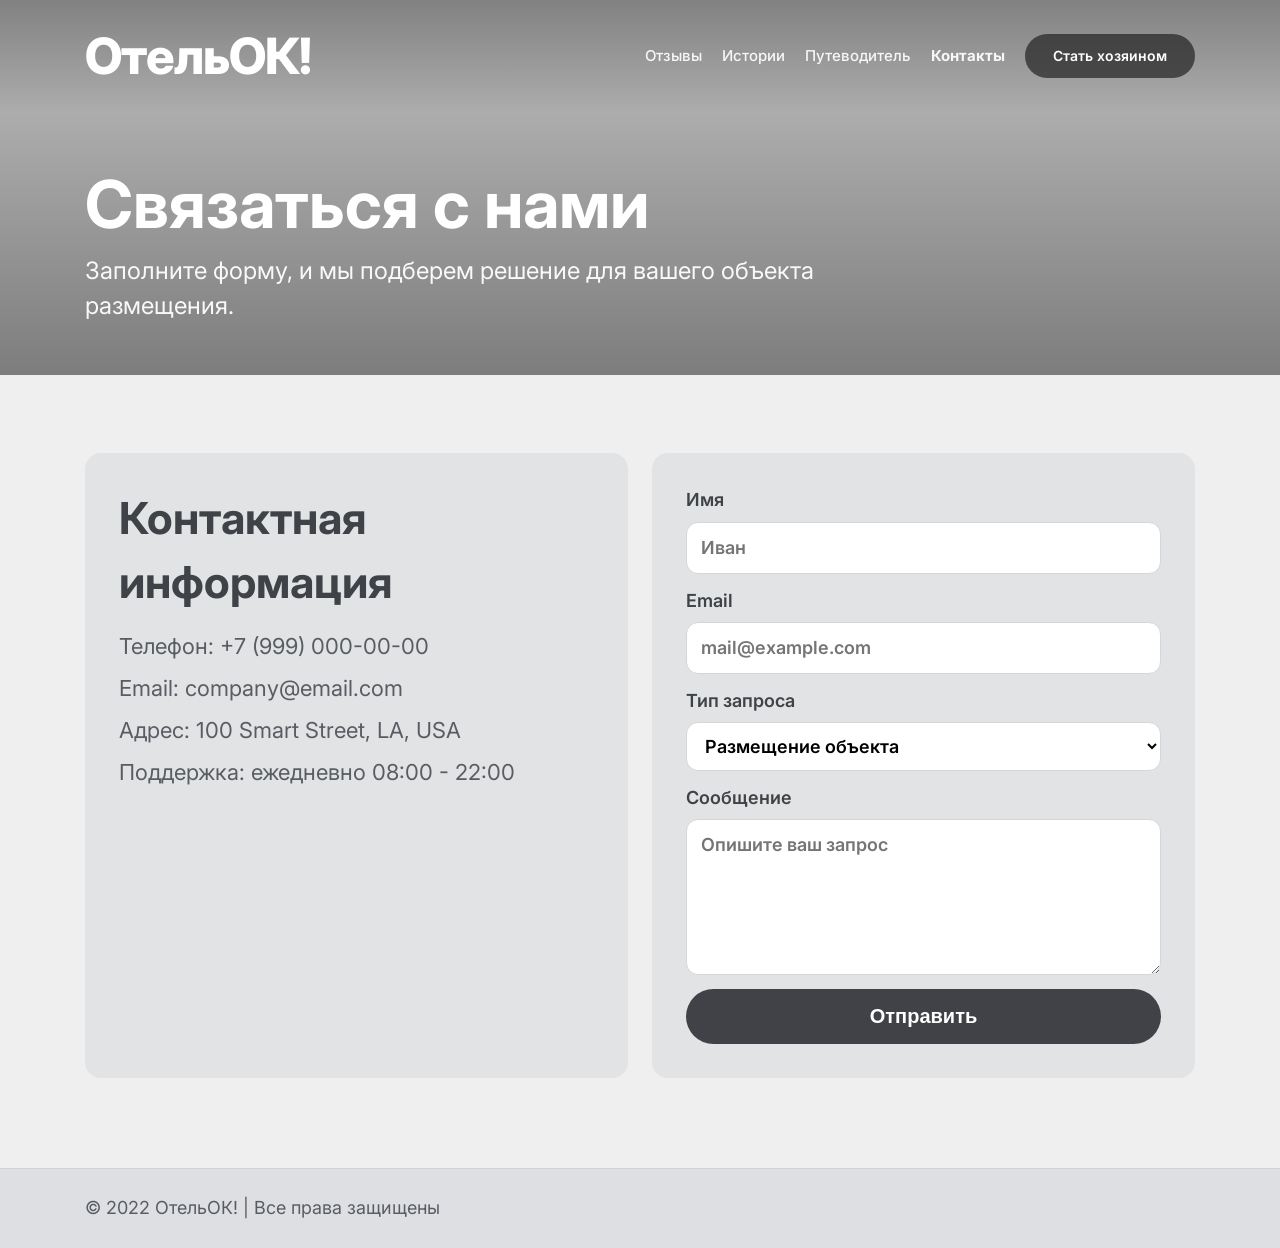
<file: contact/index.html>
<!doctype html>
<html lang="ru">
  <head>
    <meta charset="UTF-8" />
    <meta name="viewport" content="width=device-width, initial-scale=1.0" />
    <title>ОтельОК! | Связаться с нами</title>
    <link rel="preconnect" href="https://fonts.googleapis.com" />
    <link rel="preconnect" href="https://fonts.gstatic.com" crossorigin />
    <link
      href="https://fonts.googleapis.com/css2?family=Inter:wght@400;500;600;700;800&display=swap"
      rel="stylesheet"
    />
    <link rel="stylesheet" href="../static/css/style.css" />
    <script defer src="../static/js/main.js"></script>
  </head>
  <body class="subpage">
    
  <header class="sub-hero sub-hero--contact">
    <div class="sub-hero__overlay"></div>
    <div class="container">
      <div class="topbar">
        <a class="brand" href="../index.html">ОтельОК!</a>
        <button class="menu-toggle" type="button" aria-label="Открыть меню" aria-expanded="false">☰</button>
        <nav class="topnav" data-nav>
          <a class="topnav__link" href="../reviews/index.html">Отзывы</a>
          <a class="topnav__link" href="../stories/index.html">Истории</a>
          <a class="topnav__link" href="../guide/index.html">Путеводитель</a>
          <a class="topnav__link is-active" href="index.html">Контакты</a>
          <a class="topnav__host" href="../host/index.html">Стать хозяином</a>
        </nav>
      </div>
      <div class="sub-hero__content">
        <h1>Связаться с нами</h1>
        <p>Заполните форму, и мы подберем решение для вашего объекта размещения.</p>
      </div>
    </div>
  </header>

  <main class="section section--light">
    <div class="container contact-layout">
      <section class="contact-panel">
        <h2>Контактная информация</h2>
        <p>Телефон: +7 (999) 000-00-00</p>
        <p>Email: company@email.com</p>
        <p>Адрес: 100 Smart Street, LA, USA</p>
        <p>Поддержка: ежедневно 08:00 - 22:00</p>
        
      </section>

      <form class="contact-form" method="post">
        <input type="hidden" name="csrfmiddlewaretoken" value="XmWMSqVDlnbTUNUCQXFhgyRPqbmXamEQb870jWFmzjJlmJDcugyVspPqQq6Habm5">
        <label>
          Имя
          <input type="text" name="name" placeholder="Иван" />
        </label>
        <label>
          Email
          <input type="email" name="email" placeholder="mail@example.com" />
        </label>
        <label>
          Тип запроса
          <select name="topic">
            <option>Размещение объекта</option>
            <option>Партнерство</option>
            <option>Техподдержка</option>
          </select>
        </label>
        <label>
          Сообщение
          <textarea name="message" rows="5" placeholder="Опишите ваш запрос"></textarea>
        </label>
        <button class="btn-dark" type="submit">Отправить</button>
      </form>
    </div>
  </main>

    
  <footer class="footer">
    <div class="footer__bottom">
      <div class="container">© 2022 ОтельОК! | Все права защищены</div>
    </div>
  </footer>

  </body>
</html>
</file>
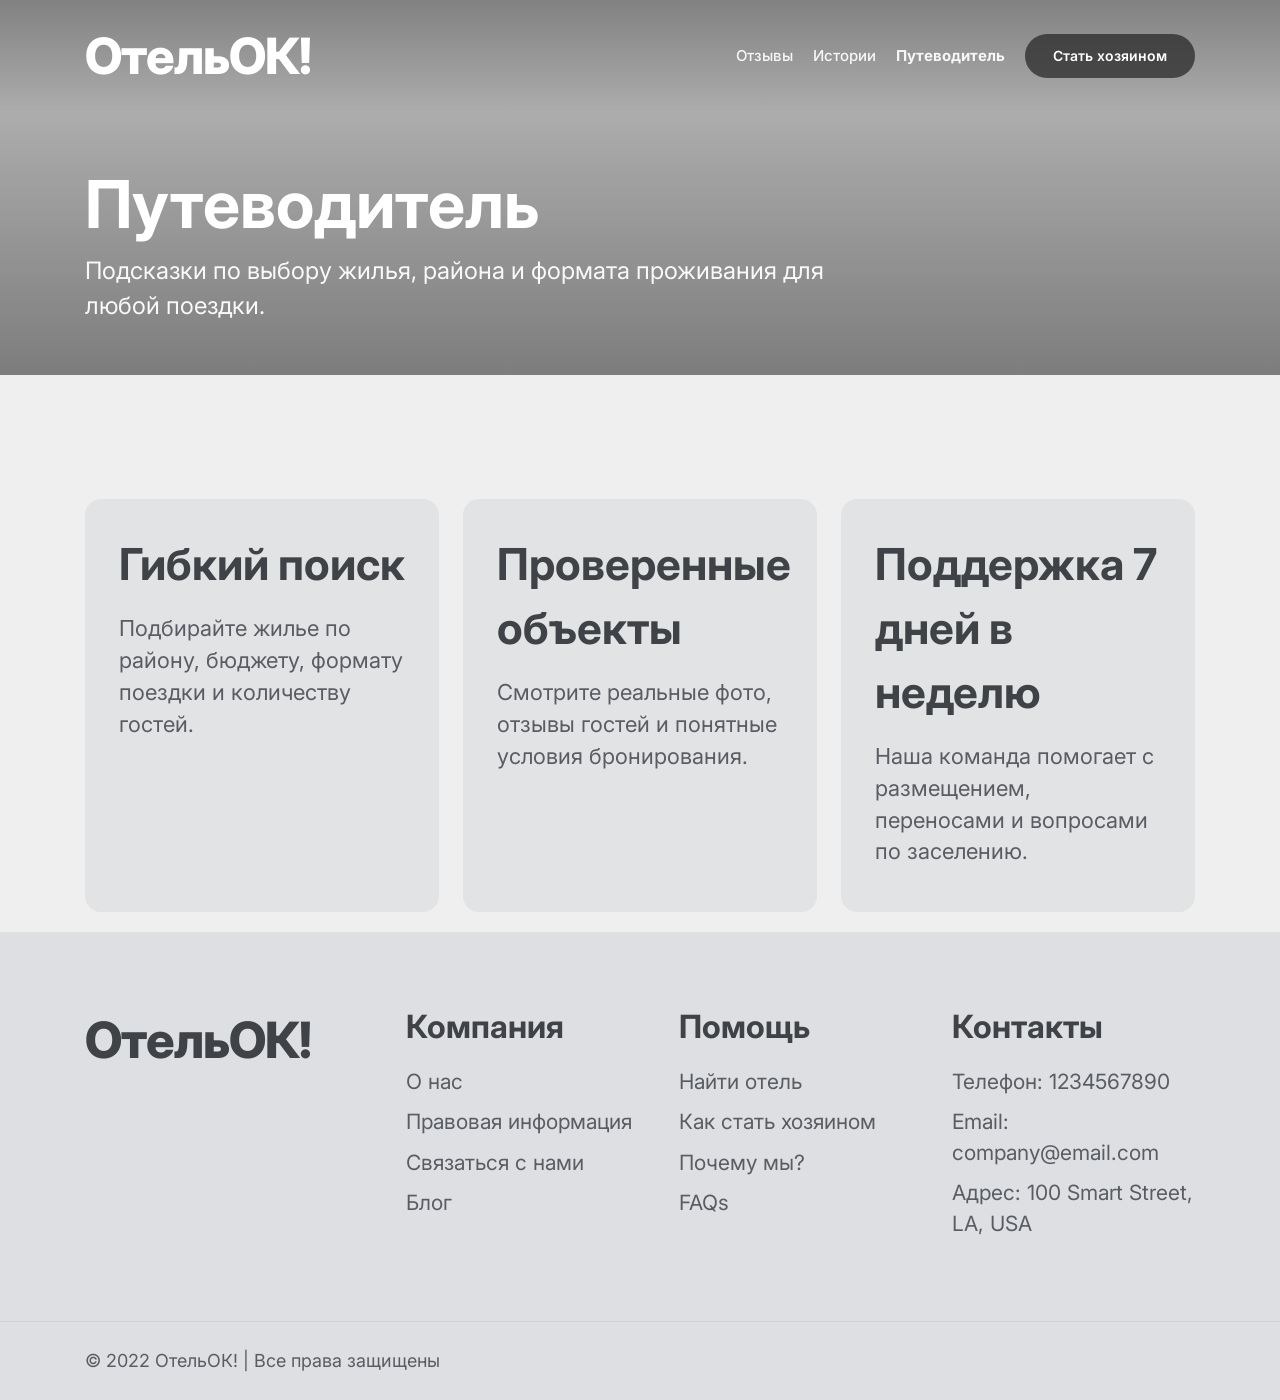
<file: guide/index.html>
<!doctype html>
<html lang="ru">
  <head>
    <meta charset="UTF-8" />
    <meta name="viewport" content="width=device-width, initial-scale=1.0" />
    <title>ОтельОК! | Путеводитель</title>
    <link rel="preconnect" href="https://fonts.googleapis.com" />
    <link rel="preconnect" href="https://fonts.gstatic.com" crossorigin />
    <link
      href="https://fonts.googleapis.com/css2?family=Inter:wght@400;500;600;700;800&display=swap"
      rel="stylesheet"
    />
    <link rel="stylesheet" href="../static/css/style.css" />
    <script defer src="../static/js/main.js"></script>
  </head>
  <body class="subpage">
    
  <header class="sub-hero sub-hero--guide">
    <div class="sub-hero__overlay"></div>
    <div class="container">
      <div class="topbar">
        <a class="brand" href="../index.html">ОтельОК!</a>
        <button class="menu-toggle" type="button" aria-label="Открыть меню" aria-expanded="false">☰</button>
        <nav class="topnav" data-nav>
          <a class="topnav__link" href="../reviews/index.html">Отзывы</a>
          <a class="topnav__link" href="../stories/index.html">Истории</a>
          <a class="topnav__link is-active" href="index.html">Путеводитель</a>
          <a class="topnav__host" href="../host/index.html">Стать хозяином</a>
        </nav>
      </div>
      <div class="sub-hero__content">
        <h1>Путеводитель</h1>
        <p>Подсказки по выбору жилья, района и формата проживания для любой поездки.</p>
      </div>
    </div>
  </header>

  <main class="section section--light">
    <div class="container">
      <div class="card-grid card-grid--3">
        
          <article class="contact-panel">
            <h2>Гибкий поиск</h2>
            <p>Подбирайте жилье по району, бюджету, формату поездки и количеству гостей.</p>
          </article>
        
          <article class="contact-panel">
            <h2>Проверенные объекты</h2>
            <p>Смотрите реальные фото, отзывы гостей и понятные условия бронирования.</p>
          </article>
        
          <article class="contact-panel">
            <h2>Поддержка 7 дней в неделю</h2>
            <p>Наша команда помогает с размещением, переносами и вопросами по заселению.</p>
          </article>
        
      </div>
    </div>
  </main>

    
      <footer class="footer">
  <div class="container footer__top">
    <div class="footer-brand">
      <a class="brand" href="../index.html">ОтельОК!</a>
    </div>

    <div class="footer-links">
      <h3>Компания</h3>
      
        <a href="index.html">О нас</a>
      
        <a href="index.html">Правовая информация</a>
      
        <a href="../contact/index.html">Связаться с нами</a>
      
        <a href="../stories/index.html">Блог</a>
      
    </div>

    <div class="footer-links">
      <h3>Помощь</h3>
      
        <a href="index.html">Найти отель</a>
      
        <a href="../host/index.html">Как стать хозяином</a>
      
        <a href="../reviews/index.html">Почему мы?</a>
      
        <a href="../reviews/index.html">FAQs</a>
      
    </div>

    <div class="footer-links">
      <h3>Контакты</h3>
      <p>Телефон: 1234567890</p>
      <p>Email: company@email.com</p>
      <p>Адрес: 100 Smart Street, LA, USA</p>
    </div>
  </div>
  <div class="footer__bottom">
    <div class="container">© 2022 ОтельОК! | Все права защищены</div>
  </div>
</footer>

    
  </body>
</html>
</file>
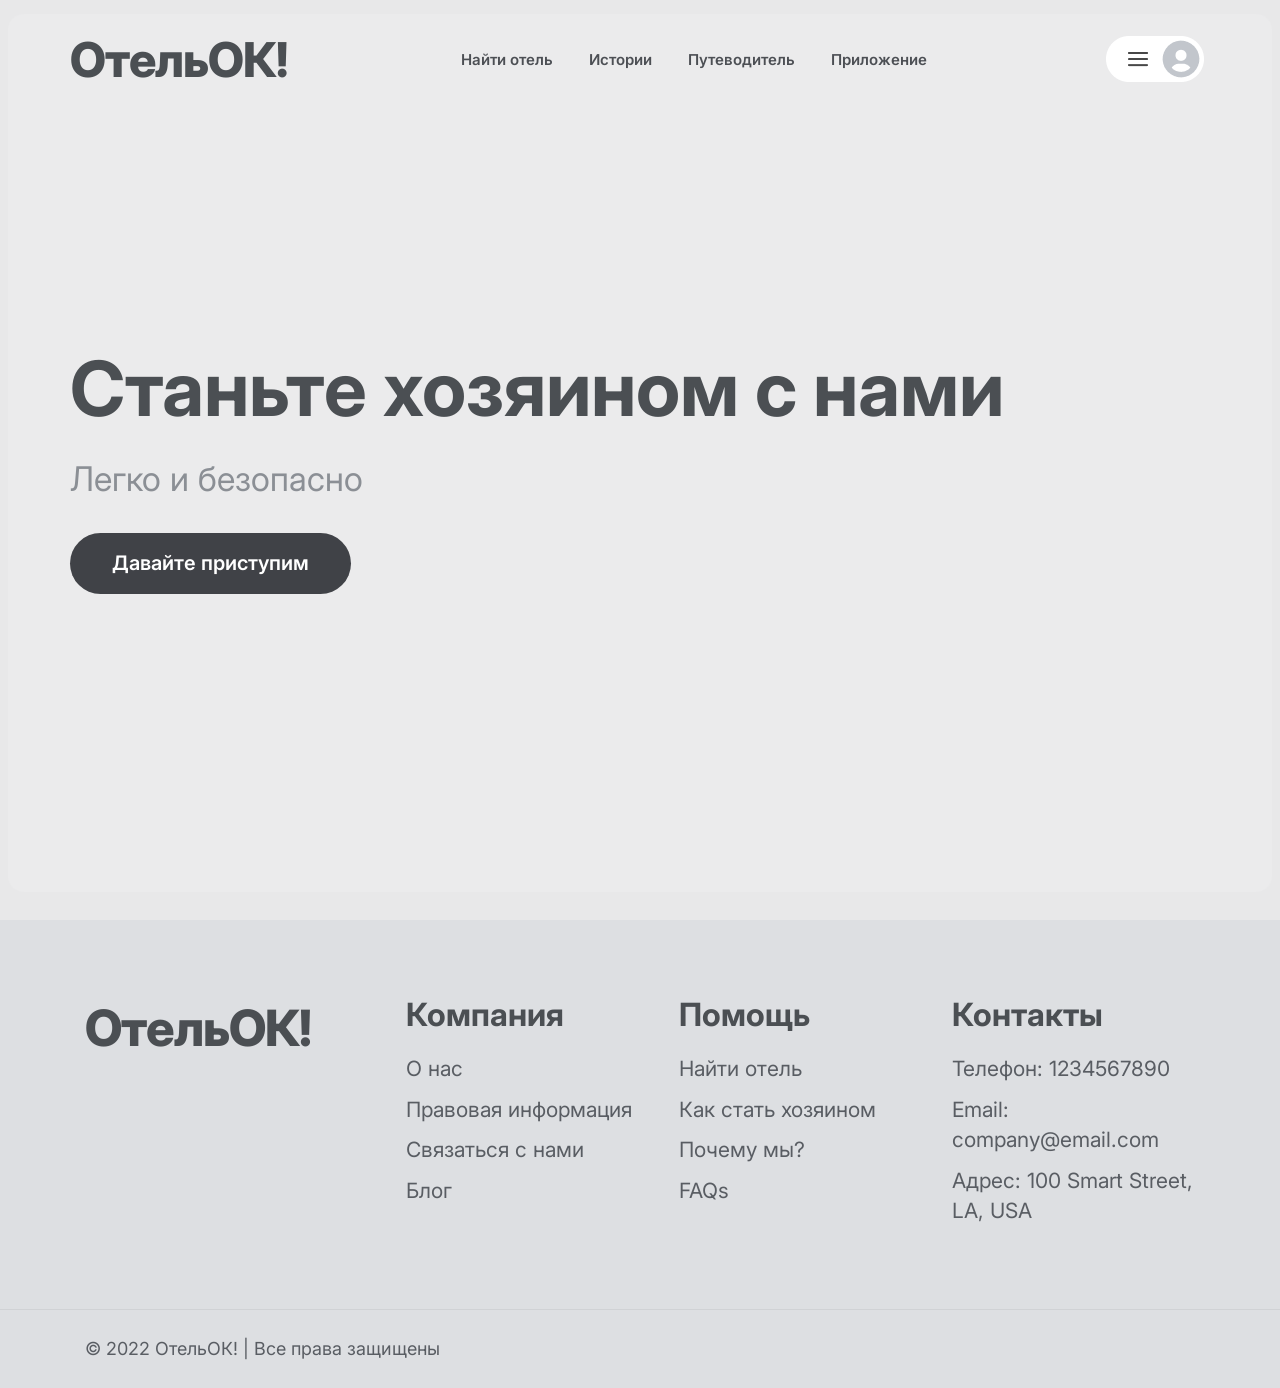
<file: host/index.html>
<!doctype html>
<html lang="ru">
  <head>
    <meta charset="UTF-8" />
    <meta name="viewport" content="width=device-width, initial-scale=1.0" />
    <title>ОтельОК! | Host Page</title>
    <link rel="preconnect" href="https://fonts.googleapis.com" />
    <link rel="preconnect" href="https://fonts.gstatic.com" crossorigin />
    <link
      href="https://fonts.googleapis.com/css2?family=Inter:wght@400;500;600;700;800&display=swap"
      rel="stylesheet"
    />
    <link rel="stylesheet" href="../static/css/style.css" />
    <script defer src="../static/js/main.js"></script>
  </head>
  <body class="plain-page">
    
  <main class="plain-wrap">
    <div class="plain-shell">
      <header class="plain-topbar">
        <a class="plain-logo" href="../index.html">ОтельОК!</a>
        <nav class="topnav topnav--plain" data-nav>
          <a class="topnav__link" href="../index.html">Найти отель</a>
          <a class="topnav__link" href="../stories/index.html">Истории</a>
          <a class="topnav__link" href="../guide/index.html">Путеводитель</a>
          <a class="topnav__link" href="../contact/index.html">Приложение</a>
        </nav>
        <img src="../static/images/initial-options.png" alt="Панель действий" />
      </header>

      <section class="host-layout">
        <h1>Станьте хозяином с нами</h1>
        <p>Легко и безопасно</p>
        <a class="btn-dark" href="../contact/index.html">Давайте приступим</a>
      </section>
    </div>
  </main>

    
      <footer class="footer">
  <div class="container footer__top">
    <div class="footer-brand">
      <a class="brand" href="../index.html">ОтельОК!</a>
    </div>

    <div class="footer-links">
      <h3>Компания</h3>
      
        <a href="../guide/index.html">О нас</a>
      
        <a href="../guide/index.html">Правовая информация</a>
      
        <a href="../contact/index.html">Связаться с нами</a>
      
        <a href="../stories/index.html">Блог</a>
      
    </div>

    <div class="footer-links">
      <h3>Помощь</h3>
      
        <a href="../guide/index.html">Найти отель</a>
      
        <a href="index.html">Как стать хозяином</a>
      
        <a href="../reviews/index.html">Почему мы?</a>
      
        <a href="../reviews/index.html">FAQs</a>
      
    </div>

    <div class="footer-links">
      <h3>Контакты</h3>
      <p>Телефон: 1234567890</p>
      <p>Email: company@email.com</p>
      <p>Адрес: 100 Smart Street, LA, USA</p>
    </div>
  </div>
  <div class="footer__bottom">
    <div class="container">© 2022 ОтельОК! | Все права защищены</div>
  </div>
</footer>

    
  </body>
</html>
</file>
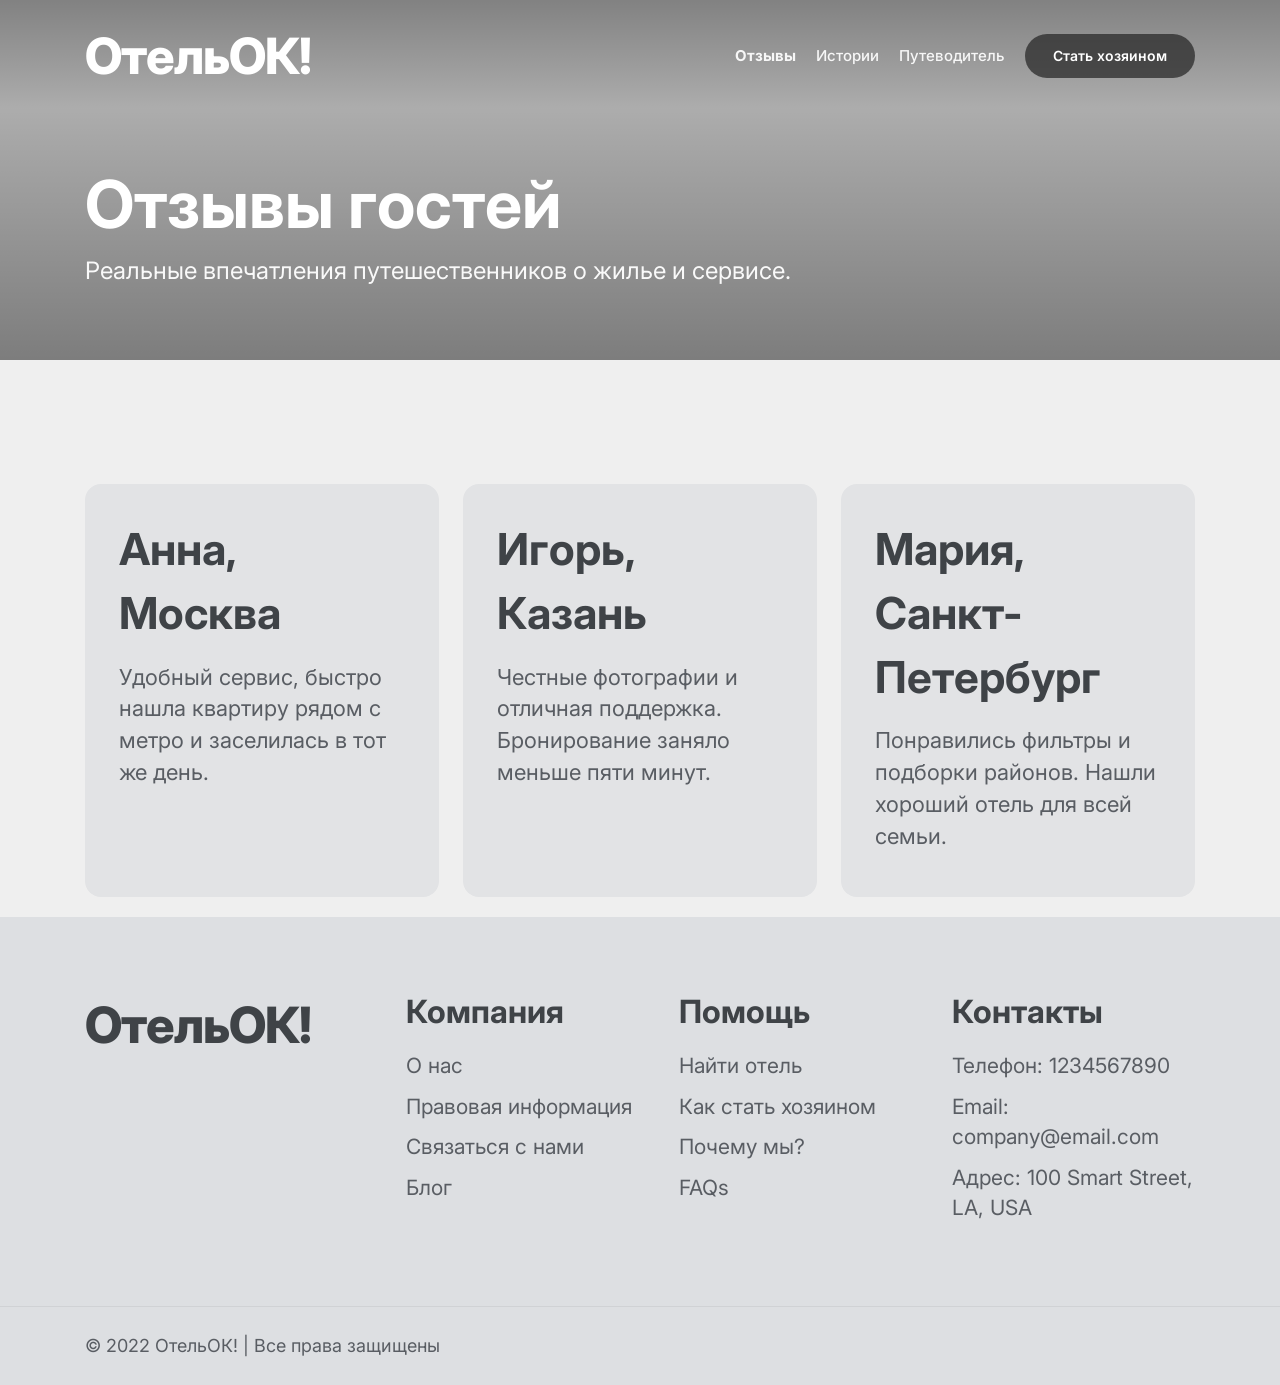
<file: reviews/index.html>
<!doctype html>
<html lang="ru">
  <head>
    <meta charset="UTF-8" />
    <meta name="viewport" content="width=device-width, initial-scale=1.0" />
    <title>ОтельОК! | Отзывы</title>
    <link rel="preconnect" href="https://fonts.googleapis.com" />
    <link rel="preconnect" href="https://fonts.gstatic.com" crossorigin />
    <link
      href="https://fonts.googleapis.com/css2?family=Inter:wght@400;500;600;700;800&display=swap"
      rel="stylesheet"
    />
    <link rel="stylesheet" href="../static/css/style.css" />
    <script defer src="../static/js/main.js"></script>
  </head>
  <body class="subpage">
    
  <header class="sub-hero sub-hero--contact">
    <div class="sub-hero__overlay"></div>
    <div class="container">
      <div class="topbar">
        <a class="brand" href="../index.html">ОтельОК!</a>
        <button class="menu-toggle" type="button" aria-label="Открыть меню" aria-expanded="false">☰</button>
        <nav class="topnav" data-nav>
          <a class="topnav__link is-active" href="index.html">Отзывы</a>
          <a class="topnav__link" href="../stories/index.html">Истории</a>
          <a class="topnav__link" href="../guide/index.html">Путеводитель</a>
          <a class="topnav__host" href="../host/index.html">Стать хозяином</a>
        </nav>
      </div>
      <div class="sub-hero__content">
        <h1>Отзывы гостей</h1>
        <p>Реальные впечатления путешественников о жилье и сервисе.</p>
      </div>
    </div>
  </header>

  <main class="section section--light">
    <div class="container">
      <div class="card-grid card-grid--3">
        
          <article class="contact-panel">
            <h2>Анна, Москва</h2>
            <p>Удобный сервис, быстро нашла квартиру рядом с метро и заселилась в тот же день.</p>
          </article>
        
          <article class="contact-panel">
            <h2>Игорь, Казань</h2>
            <p>Честные фотографии и отличная поддержка. Бронирование заняло меньше пяти минут.</p>
          </article>
        
          <article class="contact-panel">
            <h2>Мария, Санкт-Петербург</h2>
            <p>Понравились фильтры и подборки районов. Нашли хороший отель для всей семьи.</p>
          </article>
        
      </div>
    </div>
  </main>

    
      <footer class="footer">
  <div class="container footer__top">
    <div class="footer-brand">
      <a class="brand" href="../index.html">ОтельОК!</a>
    </div>

    <div class="footer-links">
      <h3>Компания</h3>
      
        <a href="../guide/index.html">О нас</a>
      
        <a href="../guide/index.html">Правовая информация</a>
      
        <a href="../contact/index.html">Связаться с нами</a>
      
        <a href="../stories/index.html">Блог</a>
      
    </div>

    <div class="footer-links">
      <h3>Помощь</h3>
      
        <a href="../guide/index.html">Найти отель</a>
      
        <a href="../host/index.html">Как стать хозяином</a>
      
        <a href="index.html">Почему мы?</a>
      
        <a href="index.html">FAQs</a>
      
    </div>

    <div class="footer-links">
      <h3>Контакты</h3>
      <p>Телефон: 1234567890</p>
      <p>Email: company@email.com</p>
      <p>Адрес: 100 Smart Street, LA, USA</p>
    </div>
  </div>
  <div class="footer__bottom">
    <div class="container">© 2022 ОтельОК! | Все права защищены</div>
  </div>
</footer>

    
  </body>
</html>
</file>
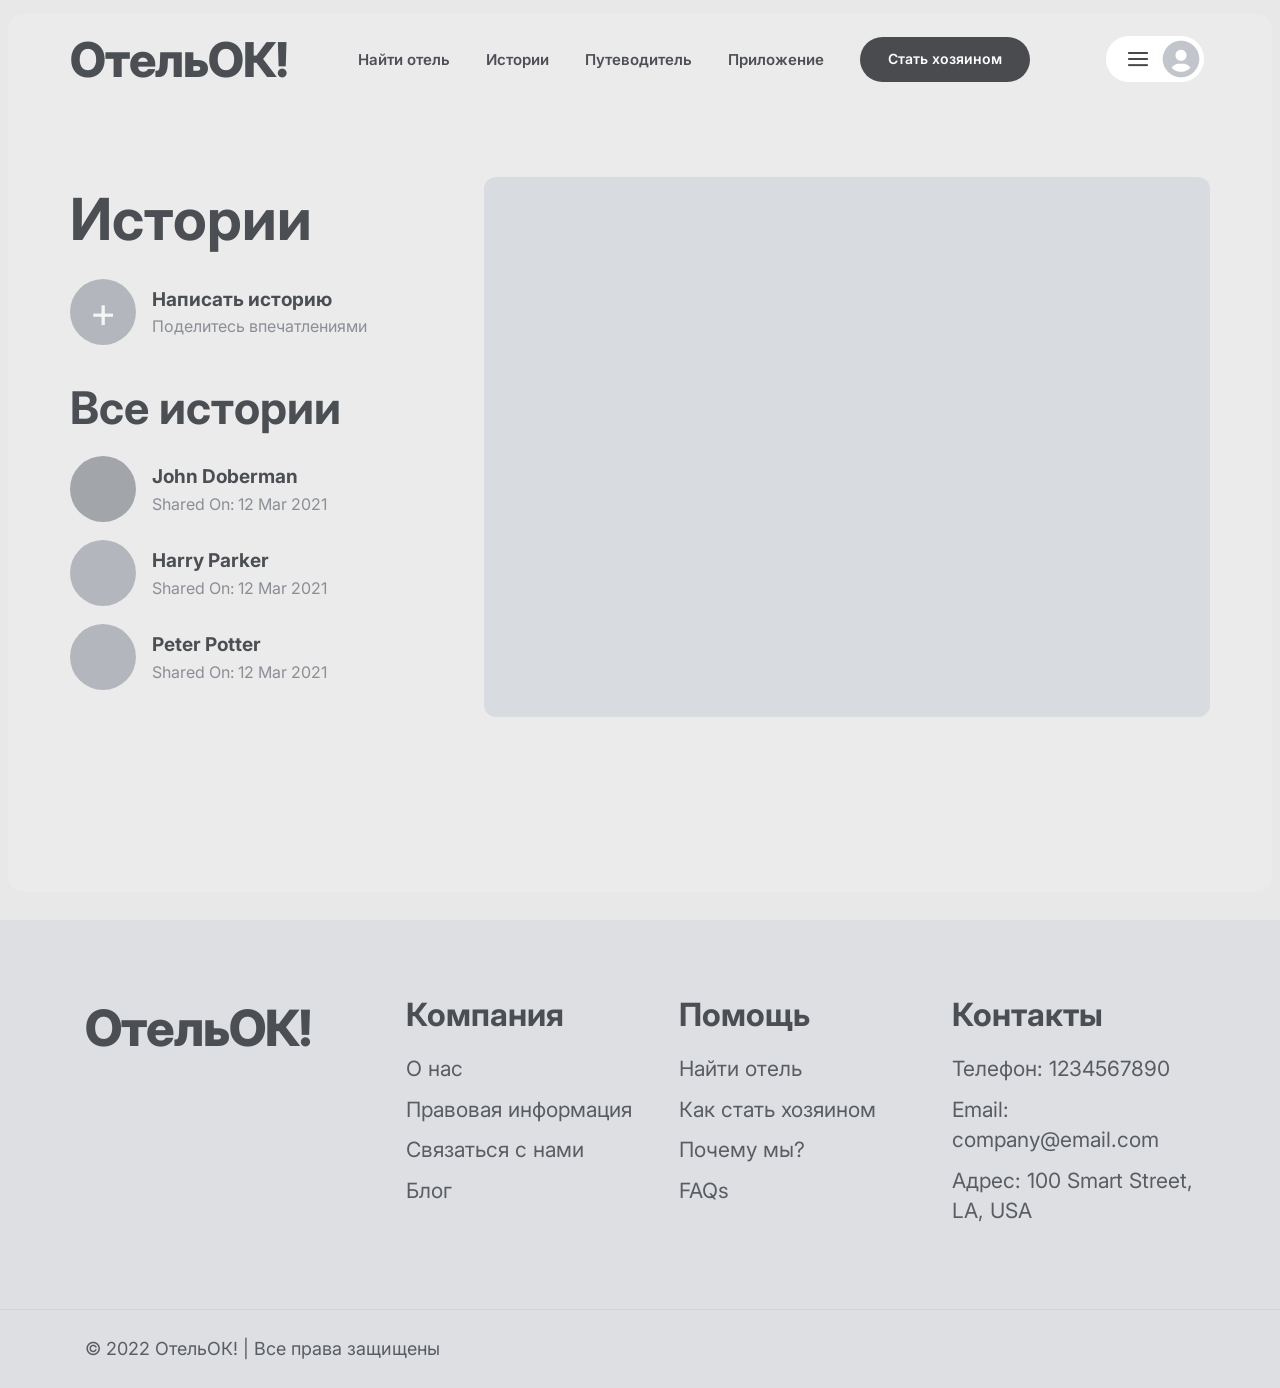
<file: stories/index.html>
<!doctype html>
<html lang="ru">
  <head>
    <meta charset="UTF-8" />
    <meta name="viewport" content="width=device-width, initial-scale=1.0" />
    <title>ОтельОК! | Stories</title>
    <link rel="preconnect" href="https://fonts.googleapis.com" />
    <link rel="preconnect" href="https://fonts.gstatic.com" crossorigin />
    <link
      href="https://fonts.googleapis.com/css2?family=Inter:wght@400;500;600;700;800&display=swap"
      rel="stylesheet"
    />
    <link rel="stylesheet" href="../static/css/style.css" />
    <script defer src="../static/js/main.js"></script>
  </head>
  <body class="plain-page">
    
  <main class="plain-wrap">
    <div class="plain-shell">
      <header class="plain-topbar">
        <a class="plain-logo" href="../index.html">ОтельОК!</a>
        <nav class="topnav topnav--plain" data-nav>
          <a class="topnav__link" href="../index.html">Найти отель</a>
          <a class="topnav__link is-active" href="index.html">Истории</a>
          <a class="topnav__link" href="../guide/index.html">Путеводитель</a>
          <a class="topnav__link" href="../contact/index.html">Приложение</a>
          <a class="topnav__host" href="../host/index.html">Стать хозяином</a>
        </nav>
        <img src="../static/images/initial-options.png" alt="Панель действий" />
      </header>

      <section class="stories-layout">
        <aside class="stories-side">
          <h1>Истории</h1>

          <div class="story-add">
            <div class="story-avatar">+</div>
            <div>
              <h2>Написать историю</h2>
              <p>Поделитесь впечатлениями</p>
            </div>
          </div>

          <h3>Все истории</h3>

          
            <div class="story-item">
              <div class="story-avatar story-avatar--muted"></div>
              <div>
                <h4>John Doberman</h4>
                <p>Shared On: 12 Mar 2021</p>
              </div>
            </div>
          
            <div class="story-item">
              <div class="story-avatar"></div>
              <div>
                <h4>Harry Parker</h4>
                <p>Shared On: 12 Mar 2021</p>
              </div>
            </div>
          
            <div class="story-item">
              <div class="story-avatar"></div>
              <div>
                <h4>Peter Potter</h4>
                <p>Shared On: 12 Mar 2021</p>
              </div>
            </div>
          
        </aside>

        <div class="stories-view"></div>
      </section>
    </div>
  </main>

    
      <footer class="footer">
  <div class="container footer__top">
    <div class="footer-brand">
      <a class="brand" href="../index.html">ОтельОК!</a>
    </div>

    <div class="footer-links">
      <h3>Компания</h3>
      
        <a href="../guide/index.html">О нас</a>
      
        <a href="../guide/index.html">Правовая информация</a>
      
        <a href="../contact/index.html">Связаться с нами</a>
      
        <a href="index.html">Блог</a>
      
    </div>

    <div class="footer-links">
      <h3>Помощь</h3>
      
        <a href="../guide/index.html">Найти отель</a>
      
        <a href="../host/index.html">Как стать хозяином</a>
      
        <a href="../reviews/index.html">Почему мы?</a>
      
        <a href="../reviews/index.html">FAQs</a>
      
    </div>

    <div class="footer-links">
      <h3>Контакты</h3>
      <p>Телефон: 1234567890</p>
      <p>Email: company@email.com</p>
      <p>Адрес: 100 Smart Street, LA, USA</p>
    </div>
  </div>
  <div class="footer__bottom">
    <div class="container">© 2022 ОтельОК! | Все права защищены</div>
  </div>
</footer>

    
  </body>
</html>
</file>
<file: static/css/style.css>
:root {
  --bg: #efefef;
  --text: #3f4347;
  --muted: #81858a;
  --line: #585b60;
  --chip: #f3f3f3;
  --panel: #e4e5e6;
  --white: #ffffff;
  --dark: #404247;
  --radius-lg: 12px;
  --radius-xl: 16px;
}

* {
  box-sizing: border-box;
}

html,
body {
  margin: 0;
  padding: 0;
}

body {
  font-family: Inter, sans-serif;
  color: var(--text);
  background: var(--bg);
  line-height: 1.45;
}

a {
  color: inherit;
  text-decoration: none;
}

img {
  display: block;
  max-width: 100%;
}

.container {
  width: 100%;
  max-width: 1250px;
  margin: 0 auto;
  padding: 0 70px;
}

.hero {
  position: relative;
  min-height: 600px;
  background-image: url("../images/nir-himi-A5BmPxqRlfc-unsplash.jpg");
  background-size: cover;
  background-position: center;
  color: var(--white);
}

.hero__overlay,
.sub-hero__overlay {
  position: absolute;
  inset: 0;
  background: linear-gradient(180deg, rgba(0, 0, 0, 0.46), rgba(0, 0, 0, 0.28) 30%, rgba(0, 0, 0, 0.48));
}

.topbar {
  position: relative;
  z-index: 2;
  padding-top: 20px;
  display: flex;
  align-items: center;
  justify-content: space-between;
  gap: 20px;
}

.brand {
  font-size: 50px;
  font-weight: 800;
  letter-spacing: -0.02em;
}

.topnav {
  display: flex;
  align-items: center;
  gap: 20px;
}

.topnav__link {
  font-size: 15px;
  font-weight: 500;
  color: rgba(255, 255, 255, 0.92);
}

.topnav__link.is-active {
  font-weight: 700;
}

.topnav__host {
  padding: 12px 28px;
  background: rgba(35, 35, 35, 0.7);
  border-radius: 999px;
  color: var(--white);
  font-size: 14px;
  font-weight: 600;
}

.menu-toggle {
  display: none;
  border: 0;
  background: rgba(255, 255, 255, 0.9);
  color: #222;
  width: 40px;
  height: 40px;
  border-radius: 10px;
  font-size: 22px;
  line-height: 1;
}

.search-hero {
  position: relative;
  z-index: 2;
  max-width: 760px;
  padding-top: 230px;
}

.search-hero h1 {
  margin: 0 0 8px;
  font-size: 58px;
  font-weight: 800;
  line-height: 1;
}

.search-type {
  display: flex;
  gap: 18px;
  margin-bottom: 14px;
}

.search-type button {
  border: 0;
  background: transparent;
  color: rgba(255, 255, 255, 0.88);
  font-size: 18px;
  padding: 0;
}

.search-type .is-active {
  text-decoration: underline;
  text-underline-offset: 6px;
}

.search-form {
  background: var(--white);
  border-radius: 999px;
  padding: 8px;
  display: grid;
  grid-template-columns: repeat(4, minmax(0, 1fr)) 58px;
  align-items: center;
  gap: 0;
  color: var(--text);
}

.search-form label {
  padding: 0 16px;
  border-right: 1px solid #d8d8d8;
}

.search-form label:nth-last-of-type(1) {
  border-right: 0;
}

.search-form label span {
  display: block;
  font-size: 12px;
  font-weight: 700;
}

.search-form input {
  width: 100%;
  border: 0;
  padding: 3px 0;
  background: transparent;
  color: var(--muted);
  font: inherit;
  font-size: 15px;
}

.search-form input:focus {
  outline: 0;
}

.search-btn {
  width: 52px;
  height: 52px;
  border: 0;
  border-radius: 50%;
  background: #494c50;
  color: var(--white);
  font-size: 24px;
}

.section {
  padding: 78px 0 0;
}

.section--light {
  background: var(--bg);
}

.section-title {
  margin: 0;
  font-size: 58px;
  line-height: 1.05;
  font-weight: 800;
  letter-spacing: -0.03em;
}

.section-title::after {
  content: '';
  display: block;
  margin-top: 16px;
  width: 118px;
  height: 4px;
  background: var(--line);
}

.section-heading {
  display: flex;
  justify-content: space-between;
  align-items: flex-end;
  gap: 16px;
}

.map-link {
  font-size: 24px;
  font-weight: 600;
}

.card-grid {
  margin-top: 46px;
  display: grid;
  gap: 24px;
}

.card-grid--4 {
  grid-template-columns: repeat(4, minmax(0, 1fr));
}

.card-grid--3 {
  grid-template-columns: repeat(3, minmax(0, 1fr));
}

.hotel-card {
  position: relative;
  border-radius: var(--radius-lg);
  overflow: hidden;
  min-height: 340px;
  background: #c2c2c2;
}

.hotel-card::after {
  content: '';
  position: absolute;
  inset: 0;
  background: linear-gradient(180deg, transparent 38%, rgba(0, 0, 0, 0.78));
}

.hotel-card img {
  width: 100%;
  height: 100%;
  object-fit: cover;
}

.hotel-card__info {
  position: absolute;
  left: 18px;
  right: 18px;
  bottom: 18px;
  z-index: 1;
  color: var(--white);
}

.hotel-card__info h3 {
  margin: 0;
  font-size: 23px;
  line-height: 1.2;
}

.hotel-card__info p {
  margin: 4px 0 0;
  font-size: 14px;
  opacity: 0.95;
}

.stack-boxes {
  display: grid;
  gap: 26px;
  padding-bottom: 68px;
}

.cta-box {
  background: #e2e3e5;
  border-radius: var(--radius-xl);
  padding: 64px 48px;
  min-height: 284px;
  display: flex;
  justify-content: space-between;
  align-items: center;
}

.cta-box h2 {
  margin: 0;
  font-size: 58px;
  font-weight: 800;
  letter-spacing: -0.03em;
  line-height: 1.04;
}

.cta-box p {
  margin: 16px 0 26px;
  font-size: 24px;
  color: #7f8388;
}

.btn-dark {
  display: inline-flex;
  align-items: center;
  justify-content: center;
  padding: 16px 42px;
  border-radius: 999px;
  border: 0;
  background: var(--dark);
  color: var(--white);
  font-size: 20px;
  font-weight: 600;
}

.store-buttons {
  display: flex;
  gap: 14px;
}

.store-buttons a {
  min-width: 168px;
  border-radius: 7px;
  background: #f1f1f1;
  padding: 11px 16px;
  text-align: center;
  font-weight: 500;
}

.phone-icon {
  font-size: 180px;
  color: #a6a6a6;
  margin-right: 24px;
}

.footer {
  background: #dddfe2;
  margin-top: 20px;
}

.footer__top {
  padding-top: 72px;
  padding-bottom: 72px;
  display: grid;
  grid-template-columns: 1.2fr repeat(3, 1fr);
  gap: 30px;
}

.footer-brand p {
  color: #757980;
  max-width: 430px;
  margin: 22px 0;
  font-size: 20px;
}

.footer-links h3 {
  margin: 0 0 16px;
  font-size: 32px;
}

.footer-links a,
.footer-links p {
  display: block;
  margin: 0 0 10px;
  font-size: 21px;
  color: #595d63;
}

.footer__bottom {
  border-top: 1px solid #d0d2d5;
  padding: 26px 0;
  font-size: 18px;
  color: #595d63;
}

.sub-hero {
  position: relative;
  color: var(--white);
  min-height: 360px;
  background-size: cover;
  background-position: center;
}

.sub-hero--guide {
  background-image: url('https://images.unsplash.com/photo-1513635269975-59663e0ac1ad?auto=format&fit=crop&w=2000&q=80');
}

.sub-hero--contact {
  background-image: url('https://images.unsplash.com/photo-1455587734955-081b22074882?auto=format&fit=crop&w=2000&q=80');
}

.sub-hero__content {
  position: relative;
  z-index: 2;
  padding: 78px 0 52px;
  max-width: 780px;
}

.sub-hero__content h1 {
  margin: 0;
  font-size: 66px;
  line-height: 1.02;
}

.sub-hero__content p {
  margin: 16px 0 0;
  font-size: 24px;
  opacity: 0.95;
}

.contact-layout {
  display: grid;
  grid-template-columns: 1fr 1fr;
  gap: 24px;
  padding-bottom: 70px;
}

.contact-panel,
.contact-form {
  border-radius: var(--radius-xl);
  background: #e2e3e5;
  padding: 34px;
}

.contact-panel h2 {
  margin: 0 0 16px;
  font-size: 44px;
}

.contact-panel p {
  margin: 0 0 10px;
  font-size: 22px;
  color: #595d63;
}

.contact-form {
  display: grid;
  gap: 14px;
}

.contact-form label {
  display: grid;
  gap: 8px;
  font-size: 18px;
  font-weight: 600;
}

.contact-form input,
.contact-form textarea,
.contact-form select {
  border: 1px solid #d4d6d9;
  border-radius: 12px;
  padding: 12px 14px;
  font: inherit;
  background: var(--white);
}

.contact-form textarea {
  resize: vertical;
}

.plain-page {
  background: #e8e8e9;
  color: #4b4f53;
}

.plain-wrap {
  padding: 14px 8px 8px;
}

.plain-shell {
  min-height: calc(100vh - 22px);
  background: #ebebec;
  border-radius: var(--radius-xl);
  overflow: hidden;
}

.plain-topbar {
  padding: 16px 62px;
  display: flex;
  align-items: center;
  gap: 20px;
  position: relative;
    justify-content: space-between;
}

.plain-logo {
  font-size: 48px;
  font-weight: 800;
  letter-spacing: -0.02em;
  line-height: 1;
}

.topnav--plain {
  flex: 1;
  justify-content: center;
  gap: 36px;
}

.topnav--plain .topnav__link {
  color: #4c4f54;
  font-weight: 600;
}

.topnav--plain .topnav__host {
  background: #4a4b4e;
}

.topnav__host.is-active {
  outline: 2px solid rgba(255, 255, 255, 0.25);
}

.plain-icons {
  margin-left: auto;
  display: inline-flex;
  align-items: center;
  gap: 10px;
}

.plain-icons span {
  width: 42px;
  height: 42px;
  border-radius: 50%;
  background: #f0f0f1;
  color: #55595d;
  display: inline-flex;
  align-items: center;
  justify-content: center;
  font-size: 21px;
}

.reservation-layout {
  padding: 108px 72px 72px;
  display: grid;
  grid-template-columns: 1.2fr 0.9fr;
  gap: 48px;
  align-items: start;
}

.reservation-copy h1 {
  margin: 0;
  color: #d5d8dc;
  font-size: 88px;
  line-height: 0.96;
}

.reservation-copy p {
  margin: 34px 0;
  font-size: 41px;
  max-width: 560px;
}

.reservation-copy a {
  font-size: 40px;
  font-weight: 700;
}

.reservation-card {
  background: #dde0e3;
  border-radius: 12px;
  padding: 24px;
}

.reservation-card__top {
  display: grid;
  grid-template-columns: 94px 1fr;
  gap: 16px;
  align-items: start;
  padding-bottom: 16px;
  border-bottom: 1px solid #c9cdd2;
}

.reservation-thumb {
  width: 94px;
  height: 94px;
  border-radius: 8px;
  background: #afb4bc;
}

.reservation-card h2 {
  margin: 2px 0 2px;
  font-size: 15px;
}

.reservation-card h3 {
  margin: 18px 0 8px;
  font-size: 18px;
}

.reservation-card p {
  margin: 0;
  color: #7d8288;
}

.reservation-tags {
  margin-top: 12px;
  display: flex;
  gap: 14px;
  color: #8f9398;
  font-size: 12px;
}

.reservation-card ul {
  margin: 0;
  padding-left: 0;
  list-style: none;
  color: #8b9095;
}

.reservation-card li {
  margin-bottom: 4px;
}

.stories-layout {
  padding: 72px 62px 88px;
  display: grid;
  grid-template-columns: 370px 1fr;
  gap: 44px;
}

.stories-side h1 {
  margin: 0 0 18px;
  font-size: 58px;
}

.stories-side h3 {
  margin: 30px 0 16px;
  font-size: 45px;
}

.story-add,
.story-item {
  display: flex;
  align-items: center;
  gap: 16px;
}

.story-add {
  margin-bottom: 26px;
}

.story-avatar {
  width: 66px;
  height: 66px;
  border-radius: 50%;
  flex: 0 0 66px;
  background: #b3b7bd;
  color: #f5f5f5;
  display: inline-flex;
  align-items: center;
  justify-content: center;
  font-size: 42px;
  line-height: 1;
}

.story-avatar--muted {
  background: #a2a5aa;
}

.story-add h2,
.story-item h4 {
  margin: 0;
  font-size: 19px;
}

.story-add p,
.story-item p {
  margin: 2px 0 0;
  font-size: 16px;
  color: #8b8f95;
}

.story-item {
  margin-bottom: 18px;
}

.stories-view {
  border-radius: 12px;
  background: #d8dbdf;
  min-height: 540px;
}

.host-layout {
  padding: 244px 62px 120px;
}

.host-layout h1 {
  margin: 0;
  font-size: 76px;
  line-height: 1.04;
}

.host-layout p {
  margin: 26px 0 30px;
  max-width: 860px;
  font-size: 34px;
  color: #8b8f95;
}

/* >=1200 px */
@media (min-width: 1200px) {
  .container {
    max-width: 1250px;
  }
}

/* 992-1199 px */
@media (min-width: 992px) and (max-width: 1199.98px) {
  .container {
    max-width: 1020px;
    padding: 0 34px;
  }

  .brand {
    font-size: 42px;
  }

  .search-hero {
    max-width: 100%;
    padding-top: 220px;
  }

  .search-hero h1,
  .section-title,
  .cta-box h2,
  .sub-hero__content h1 {
    font-size: 52px;
  }

  .hotel-card {
    min-height: 300px;
  }

  .footer__top {
    grid-template-columns: 1fr 1fr;
  }

  .plain-topbar,
  .stories-layout,
  .host-layout,
  .reservation-layout {
    padding-left: 36px;
    padding-right: 36px;
  }

  .topnav--plain {
    gap: 20px;
  }

  .plain-logo {
    font-size: 40px;
  }

  .reservation-copy h1 {
    font-size: 68px;
  }

  .reservation-copy p,
  .reservation-copy a {
    font-size: 30px;
  }

  .stories-side h1 {
    font-size: 46px;
  }

  .stories-side h3 {
    font-size: 34px;
  }

  .host-layout h1 {
    font-size: 58px;
  }

  .host-layout p {
    font-size: 27px;
  }
}

/* 768-991 px */
@media (min-width: 768px) and (max-width: 991.98px) {
  .container {
    max-width: 890px;
    padding: 0 22px;
  }

  .menu-toggle {
    display: inline-flex;
  }

  .topnav {
    display: none;
    position: absolute;
    left: 22px;
    right: 22px;
    top: 72px;
    background: rgba(34, 34, 34, 0.94);
    border-radius: 12px;
    padding: 14px;
    flex-direction: column;
    align-items: flex-start;
  }

  .topnav.is-open {
    display: flex;
  }

  .brand {
    font-size: 34px;
  }

  .hero {
    min-height: 520px;
  }

  .search-hero {
    padding-top: 170px;
  }

  .search-hero h1,
  .section-title,
  .cta-box h2,
  .sub-hero__content h1 {
    font-size: 42px;
  }

  .search-form {
    grid-template-columns: repeat(2, minmax(0, 1fr));
    border-radius: 22px;
    row-gap: 10px;
    padding: 14px;
  }

  .search-form label {
    border-right: 0;
    padding: 0 10px;
  }

  .search-btn {
    grid-column: span 2;
    width: 100%;
    border-radius: 10px;
    height: 44px;
  }

  .card-grid--4 {
    grid-template-columns: repeat(2, minmax(0, 1fr));
  }

  .card-grid--3 {
    grid-template-columns: repeat(2, minmax(0, 1fr));
  }

  .contact-layout,
  .footer__top {
    grid-template-columns: 1fr;
  }

  .plain-icons {
    display: none;
  }

  .plain-topbar {
    padding: 14px 22px;
  }

  .topnav--plain {
    left: 22px;
    right: 22px;
    top: 70px;
    background: #f4f4f5;
    border: 1px solid #d3d5d8;
    box-shadow: none;
  }

  .topnav--plain .topnav__link {
    color: #4c4f54;
  }

  .plain-logo {
    font-size: 34px;
  }

  .reservation-layout,
  .stories-layout {
    padding: 32px 22px 42px;
    grid-template-columns: 1fr;
  }

  .reservation-copy h1 {
    font-size: 52px;
  }

  .reservation-copy p,
  .reservation-copy a {
    font-size: 24px;
  }

  .stories-side h1 {
    font-size: 44px;
  }

  .stories-side h3 {
    font-size: 32px;
  }

  .stories-view {
    min-height: 360px;
  }

  .host-layout {
    padding: 96px 22px 70px;
  }

  .host-layout h1 {
    font-size: 48px;
  }

  .host-layout p {
    font-size: 23px;
  }
}

/* 576-767 px */
@media (min-width: 576px) and (max-width: 767.98px) {
  .container {
    max-width: 744px;
    padding: 0 18px;
  }

  .menu-toggle {
    display: inline-flex;
  }

  .topnav {
    display: none;
    position: absolute;
    left: 18px;
    right: 18px;
    top: 72px;
    background: rgba(34, 34, 34, 0.94);
    border-radius: 12px;
    padding: 14px;
    flex-direction: column;
    align-items: flex-start;
  }

  .topnav.is-open {
    display: flex;
  }

  .brand {
    font-size: 30px;
  }

  .search-hero {
    padding-top: 140px;
  }

  .search-hero h1,
  .section-title,
  .cta-box h2,
  .sub-hero__content h1 {
    font-size: 36px;
  }

  .search-type {
    gap: 12px;
    flex-wrap: wrap;
  }

  .search-type button {
    font-size: 16px;
  }

  .search-form {
    grid-template-columns: 1fr;
    border-radius: 20px;
    row-gap: 10px;
    padding: 12px;
  }

  .search-form label {
    border-right: 0;
    border-bottom: 1px solid #d8d8d8;
    padding: 0 6px 10px;
  }

  .search-form label:last-of-type {
    border-bottom: 0;
  }

  .search-btn {
    width: 100%;
    border-radius: 10px;
    height: 42px;
  }

  .card-grid--4,
  .card-grid--3,
  .footer__top,
  .contact-layout {
    grid-template-columns: 1fr;
  }

  .hotel-card {
    min-height: 320px;
  }

  .cta-box {
    padding: 34px 24px;
    min-height: 210px;
  }

  .cta-box p,
  .sub-hero__content p {
    font-size: 18px;
  }

  .phone-icon {
    display: none;
  }

  .plain-icons {
    display: none;
  }

  .plain-topbar {
    padding: 12px 18px;
  }

  .topnav--plain {
    left: 18px;
    right: 18px;
    top: 66px;
    background: #f4f4f5;
    border: 1px solid #d3d5d8;
    box-shadow: none;
  }

  .topnav--plain .topnav__link {
    color: #4c4f54;
  }

  .plain-logo {
    font-size: 30px;
  }

  .reservation-layout,
  .stories-layout {
    padding: 24px 18px 36px;
    grid-template-columns: 1fr;
    gap: 24px;
  }

  .reservation-copy h1,
  .stories-side h1 {
    font-size: 38px;
  }

  .reservation-copy p,
  .reservation-copy a,
  .stories-side h3 {
    font-size: 22px;
  }

  .story-avatar {
    width: 54px;
    height: 54px;
    flex-basis: 54px;
    font-size: 34px;
  }

  .stories-view {
    min-height: 300px;
  }

  .host-layout {
    padding: 84px 18px 52px;
  }

  .host-layout h1 {
    font-size: 42px;
  }

  .host-layout p {
    font-size: 20px;
  }
}

/* 460-575 px */
@media (min-width: 460px) and (max-width: 575.98px) {
  .container {
    max-width: 560px;
    padding: 0 14px;
  }

  .menu-toggle {
    display: inline-flex;
  }

  .topnav {
    display: none;
    position: absolute;
    left: 14px;
    right: 14px;
    top: 66px;
    background: rgba(34, 34, 34, 0.94);
    border-radius: 12px;
    padding: 12px;
    flex-direction: column;
    align-items: flex-start;
  }

  .topnav.is-open {
    display: flex;
  }

  .brand {
    font-size: 28px;
  }

  .topbar {
    padding-top: 12px;
  }

  .hero {
    min-height: 500px;
  }

  .search-hero {
    padding-top: 120px;
  }

  .search-hero h1,
  .section-title,
  .cta-box h2,
  .sub-hero__content h1 {
    font-size: 33px;
  }

  .search-form {
    grid-template-columns: 1fr;
    border-radius: 16px;
    row-gap: 8px;
    padding: 10px;
  }

  .search-form label {
    border: 0;
    border-bottom: 1px solid #d8d8d8;
    padding: 0 6px 8px;
  }

  .search-form label:last-of-type {
    border-bottom: 0;
  }

  .search-btn {
    width: 100%;
    border-radius: 10px;
    height: 40px;
  }

  .section {
    padding-top: 52px;
  }

  .card-grid--4,
  .card-grid--3,
  .footer__top,
  .contact-layout {
    grid-template-columns: 1fr;
  }

  .map-link,
  .footer-links a,
  .footer-links p,
  .footer__bottom,
  .contact-panel p,
  .cta-box p {
    font-size: 16px;
  }

  .phone-icon {
    display: none;
  }

  .store-buttons {
    flex-wrap: wrap;
  }

  .store-buttons a {
    width: 100%;
  }

  .plain-icons {
    display: none;
  }

  .plain-topbar {
    padding: 10px 14px;
  }

  .topnav--plain {
    left: 14px;
    right: 14px;
    top: 60px;
    background: #f4f4f5;
    border: 1px solid #d3d5d8;
    box-shadow: none;
  }

  .topnav--plain .topnav__link {
    color: #4c4f54;
  }

  .plain-logo {
    font-size: 28px;
  }

  .reservation-layout,
  .stories-layout {
    padding: 20px 14px 28px;
    grid-template-columns: 1fr;
    gap: 20px;
  }

  .reservation-copy h1,
  .stories-side h1 {
    font-size: 32px;
  }

  .reservation-copy p,
  .reservation-copy a,
  .stories-side h3 {
    font-size: 18px;
  }

  .stories-view {
    min-height: 260px;
  }

  .host-layout {
    padding: 68px 14px 46px;
  }

  .host-layout h1 {
    font-size: 35px;
  }

  .host-layout p {
    font-size: 17px;
  }
}

/* 414-459 px */
@media (min-width: 414px) and (max-width: 459.98px) {
  .container {
    max-width: 446px;
    padding: 0 12px;
  }

  .menu-toggle {
    display: inline-flex;
  }

  .topnav {
    display: none;
    position: absolute;
    left: 12px;
    right: 12px;
    top: 64px;
    background: rgba(34, 34, 34, 0.94);
    border-radius: 10px;
    padding: 10px;
    flex-direction: column;
    align-items: flex-start;
  }

  .topnav.is-open {
    display: flex;
  }

  .brand {
    font-size: 25px;
  }

  .topbar {
    padding-top: 12px;
  }

  .hero {
    min-height: 470px;
  }

  .search-hero {
    padding-top: 108px;
  }

  .search-hero h1,
  .section-title,
  .cta-box h2,
  .sub-hero__content h1,
  .contact-panel h2 {
    font-size: 29px;
  }

  .search-type button {
    font-size: 14px;
  }

  .search-form {
    grid-template-columns: 1fr;
    border-radius: 14px;
    row-gap: 8px;
    padding: 10px;
  }

  .search-form label {
    border: 0;
    border-bottom: 1px solid #d8d8d8;
    padding: 0 6px 8px;
  }

  .search-form label:last-of-type {
    border-bottom: 0;
  }

  .search-btn {
    width: 100%;
    border-radius: 10px;
    height: 40px;
  }

  .section {
    padding-top: 46px;
  }

  .section-heading {
    align-items: flex-start;
    flex-direction: column;
  }

  .card-grid--4,
  .card-grid--3,
  .footer__top,
  .contact-layout {
    grid-template-columns: 1fr;
  }

  .hotel-card {
    min-height: 280px;
  }

  .phone-icon {
    display: none;
  }

  .store-buttons {
    flex-wrap: wrap;
  }

  .store-buttons a {
    width: 100%;
    min-width: 0;
  }

  .plain-icons {
    display: none;
  }

  .plain-topbar {
    padding: 10px 12px;
  }

  .topnav--plain {
    left: 12px;
    right: 12px;
    top: 58px;
    background: #f4f4f5;
    border: 1px solid #d3d5d8;
    box-shadow: none;
  }

  .topnav--plain .topnav__link {
    color: #4c4f54;
  }

  .plain-logo {
    font-size: 25px;
  }

  .reservation-layout,
  .stories-layout {
    padding: 18px 12px 24px;
    grid-template-columns: 1fr;
    gap: 16px;
  }

  .reservation-copy h1,
  .stories-side h1 {
    font-size: 30px;
  }

  .reservation-copy p,
  .reservation-copy a,
  .stories-side h3 {
    font-size: 16px;
  }

  .stories-view {
    min-height: 220px;
  }

  .host-layout {
    padding: 56px 12px 38px;
  }

  .host-layout h1 {
    font-size: 30px;
  }

  .host-layout p {
    font-size: 15px;
  }
}

/* 375-413 px */
@media (min-width: 375px) and (max-width: 413.98px) {
  .container {
    max-width: 406px;
    padding: 0 12px;
  }

  .menu-toggle {
    display: inline-flex;
  }

  .topnav {
    display: none;
    position: absolute;
    left: 12px;
    right: 12px;
    top: 64px;
    background: rgba(34, 34, 34, 0.94);
    border-radius: 10px;
    padding: 10px;
    flex-direction: column;
    align-items: flex-start;
  }

  .topnav.is-open {
    display: flex;
  }

  .brand {
    font-size: 23px;
  }

  .topbar {
    padding-top: 10px;
  }

  .hero {
    min-height: 450px;
  }

  .search-hero {
    padding-top: 102px;
  }

  .search-hero h1,
  .section-title,
  .cta-box h2,
  .sub-hero__content h1,
  .contact-panel h2 {
    font-size: 27px;
  }

  .search-type {
    gap: 10px;
  }

  .search-type button,
  .map-link,
  .footer-links a,
  .footer-links p,
  .footer__bottom,
  .contact-panel p,
  .cta-box p,
  .sub-hero__content p {
    font-size: 14px;
  }

  .search-form {
    grid-template-columns: 1fr;
    border-radius: 14px;
    row-gap: 8px;
    padding: 9px;
  }

  .search-form label {
    border: 0;
    border-bottom: 1px solid #d8d8d8;
    padding: 0 6px 8px;
  }

  .search-form label:last-of-type {
    border-bottom: 0;
  }

  .search-btn {
    width: 100%;
    border-radius: 9px;
    height: 38px;
  }

  .section {
    padding-top: 42px;
  }

  .section-heading {
    align-items: flex-start;
    flex-direction: column;
  }

  .card-grid--4,
  .card-grid--3,
  .footer__top,
  .contact-layout {
    grid-template-columns: 1fr;
  }

  .hotel-card {
    min-height: 260px;
  }

  .cta-box,
  .contact-panel,
  .contact-form {
    padding: 22px 16px;
  }

  .phone-icon {
    display: none;
  }

  .store-buttons {
    flex-wrap: wrap;
  }

  .store-buttons a {
    width: 100%;
    min-width: 0;
  }

  .plain-icons {
    display: none;
  }

  .plain-topbar {
    padding: 9px 12px;
  }

  .topnav--plain {
    left: 12px;
    right: 12px;
    top: 56px;
    background: #f4f4f5;
    border: 1px solid #d3d5d8;
    box-shadow: none;
  }

  .topnav--plain .topnav__link {
    color: #4c4f54;
  }

  .plain-logo {
    font-size: 23px;
  }

  .reservation-layout,
  .stories-layout {
    padding: 16px 12px 22px;
    grid-template-columns: 1fr;
    gap: 14px;
  }

  .reservation-copy h1,
  .stories-side h1 {
    font-size: 27px;
  }

  .reservation-copy p,
  .reservation-copy a,
  .stories-side h3 {
    font-size: 14px;
  }

  .story-avatar {
    width: 48px;
    height: 48px;
    flex-basis: 48px;
    font-size: 28px;
  }

  .story-add h2,
  .story-item h4 {
    font-size: 16px;
  }

  .story-add p,
  .story-item p {
    font-size: 13px;
  }

  .stories-view {
    min-height: 190px;
  }

  .host-layout {
    padding: 46px 12px 34px;
  }

  .host-layout h1 {
    font-size: 26px;
  }

  .host-layout p {
    font-size: 14px;
  }
}

/* 320-374 px */
@media (min-width: 320px) and (max-width: 374.98px) {
  .container {
    max-width: 370px;
    padding: 0 10px;
  }

  .menu-toggle {
    display: inline-flex;
    width: 36px;
    height: 36px;
    font-size: 20px;
  }

  .topnav {
    display: none;
    position: absolute;
    left: 10px;
    right: 10px;
    top: 58px;
    background: rgba(34, 34, 34, 0.94);
    border-radius: 10px;
    padding: 9px;
    flex-direction: column;
    align-items: flex-start;
  }

  .topnav.is-open {
    display: flex;
  }

  .topnav__host {
    padding: 10px 16px;
  }

  .brand {
    font-size: 21px;
  }

  .topbar {
    padding-top: 10px;
  }

  .hero {
    min-height: 430px;
  }

  .search-hero {
    padding-top: 95px;
  }

  .search-hero h1,
  .section-title,
  .cta-box h2,
  .sub-hero__content h1,
  .contact-panel h2 {
    font-size: 24px;
  }

  .search-type {
    gap: 8px;
    margin-bottom: 10px;
  }

  .search-type button,
  .map-link,
  .footer-links a,
  .footer-links p,
  .footer__bottom,
  .contact-panel p,
  .cta-box p,
  .sub-hero__content p {
    font-size: 13px;
  }

  .search-form {
    grid-template-columns: 1fr;
    border-radius: 12px;
    row-gap: 7px;
    padding: 8px;
  }

  .search-form label {
    border: 0;
    border-bottom: 1px solid #d8d8d8;
    padding: 0 4px 8px;
  }

  .search-form label:last-of-type {
    border-bottom: 0;
  }

  .search-btn {
    width: 100%;
    border-radius: 8px;
    height: 36px;
    font-size: 18px;
  }

  .section {
    padding-top: 38px;
  }

  .section-heading {
    align-items: flex-start;
    flex-direction: column;
  }

  .card-grid--4,
  .card-grid--3,
  .footer__top,
  .contact-layout {
    grid-template-columns: 1fr;
  }

  .card-grid {
    gap: 16px;
    margin-top: 26px;
  }

  .hotel-card {
    min-height: 240px;
  }

  .hotel-card__info h3 {
    font-size: 18px;
  }

  .hotel-card__info p {
    font-size: 12px;
  }

  .cta-box,
  .contact-panel,
  .contact-form {
    padding: 20px 14px;
    min-height: auto;
  }

  .btn-dark {
    width: 100%;
    padding: 12px 16px;
    font-size: 16px;
  }

  .phone-icon {
    display: none;
  }

  .store-buttons {
    flex-wrap: wrap;
  }

  .store-buttons a {
    width: 100%;
    min-width: 0;
  }

  .plain-icons {
    display: none;
  }

  .plain-topbar {
    padding: 8px 10px;
  }

  .topnav--plain {
    left: 10px;
    right: 10px;
    top: 54px;
    background: #f4f4f5;
    border: 1px solid #d3d5d8;
    box-shadow: none;
  }

  .topnav--plain .topnav__link {
    color: #4c4f54;
  }

  .plain-logo {
    font-size: 20px;
  }

  .reservation-layout,
  .stories-layout {
    padding: 14px 10px 18px;
    grid-template-columns: 1fr;
    gap: 12px;
  }

  .reservation-copy h1,
  .stories-side h1 {
    font-size: 24px;
  }

  .reservation-copy p,
  .reservation-copy a,
  .stories-side h3 {
    font-size: 13px;
  }

  .story-avatar {
    width: 42px;
    height: 42px;
    flex-basis: 42px;
    font-size: 24px;
  }

  .story-add h2,
  .story-item h4 {
    font-size: 14px;
  }

  .story-add p,
  .story-item p {
    font-size: 12px;
  }

  .stories-view {
    min-height: 160px;
  }

  .reservation-card {
    padding: 16px;
  }

  .reservation-card__top {
    grid-template-columns: 1fr;
  }

  .host-layout {
    padding: 38px 10px 30px;
  }

  .host-layout h1 {
    font-size: 22px;
  }

  .host-layout p {
    font-size: 13px;
    margin: 16px 0 20px;
  }
}
</file>
